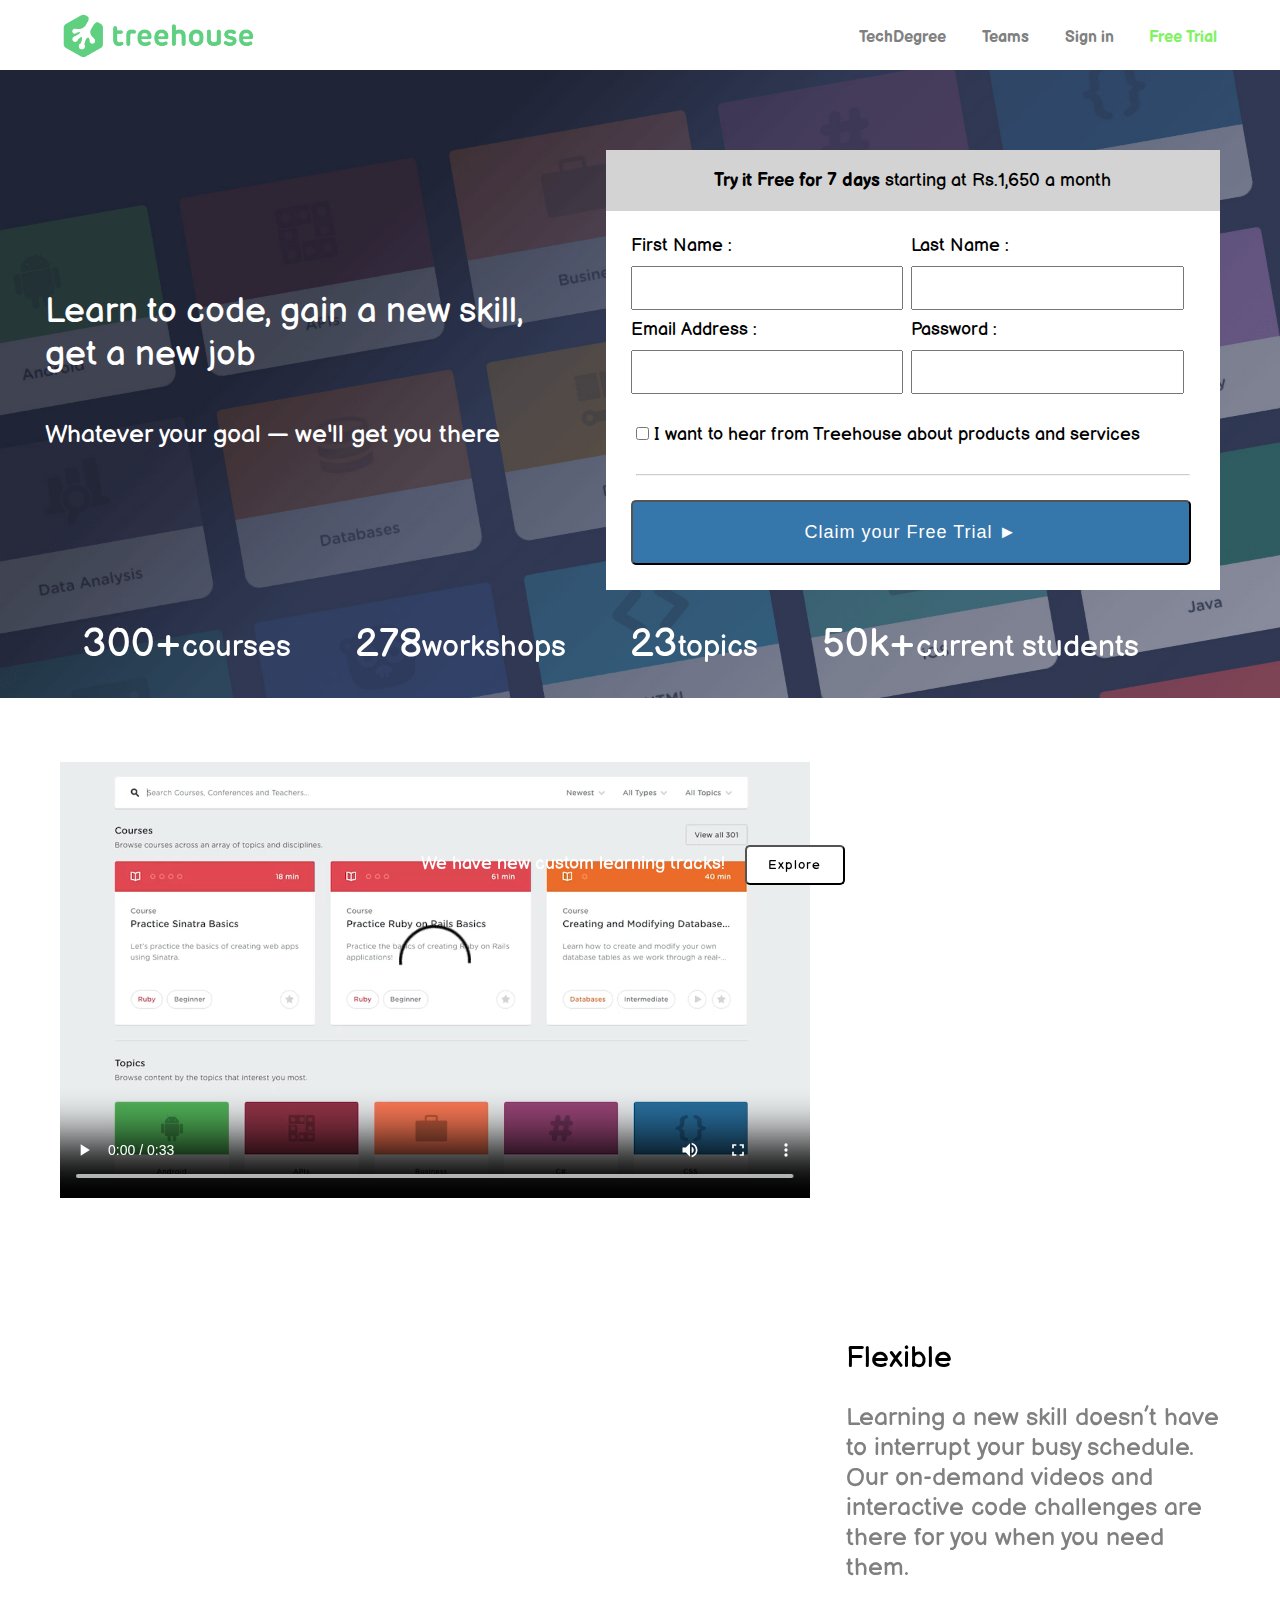
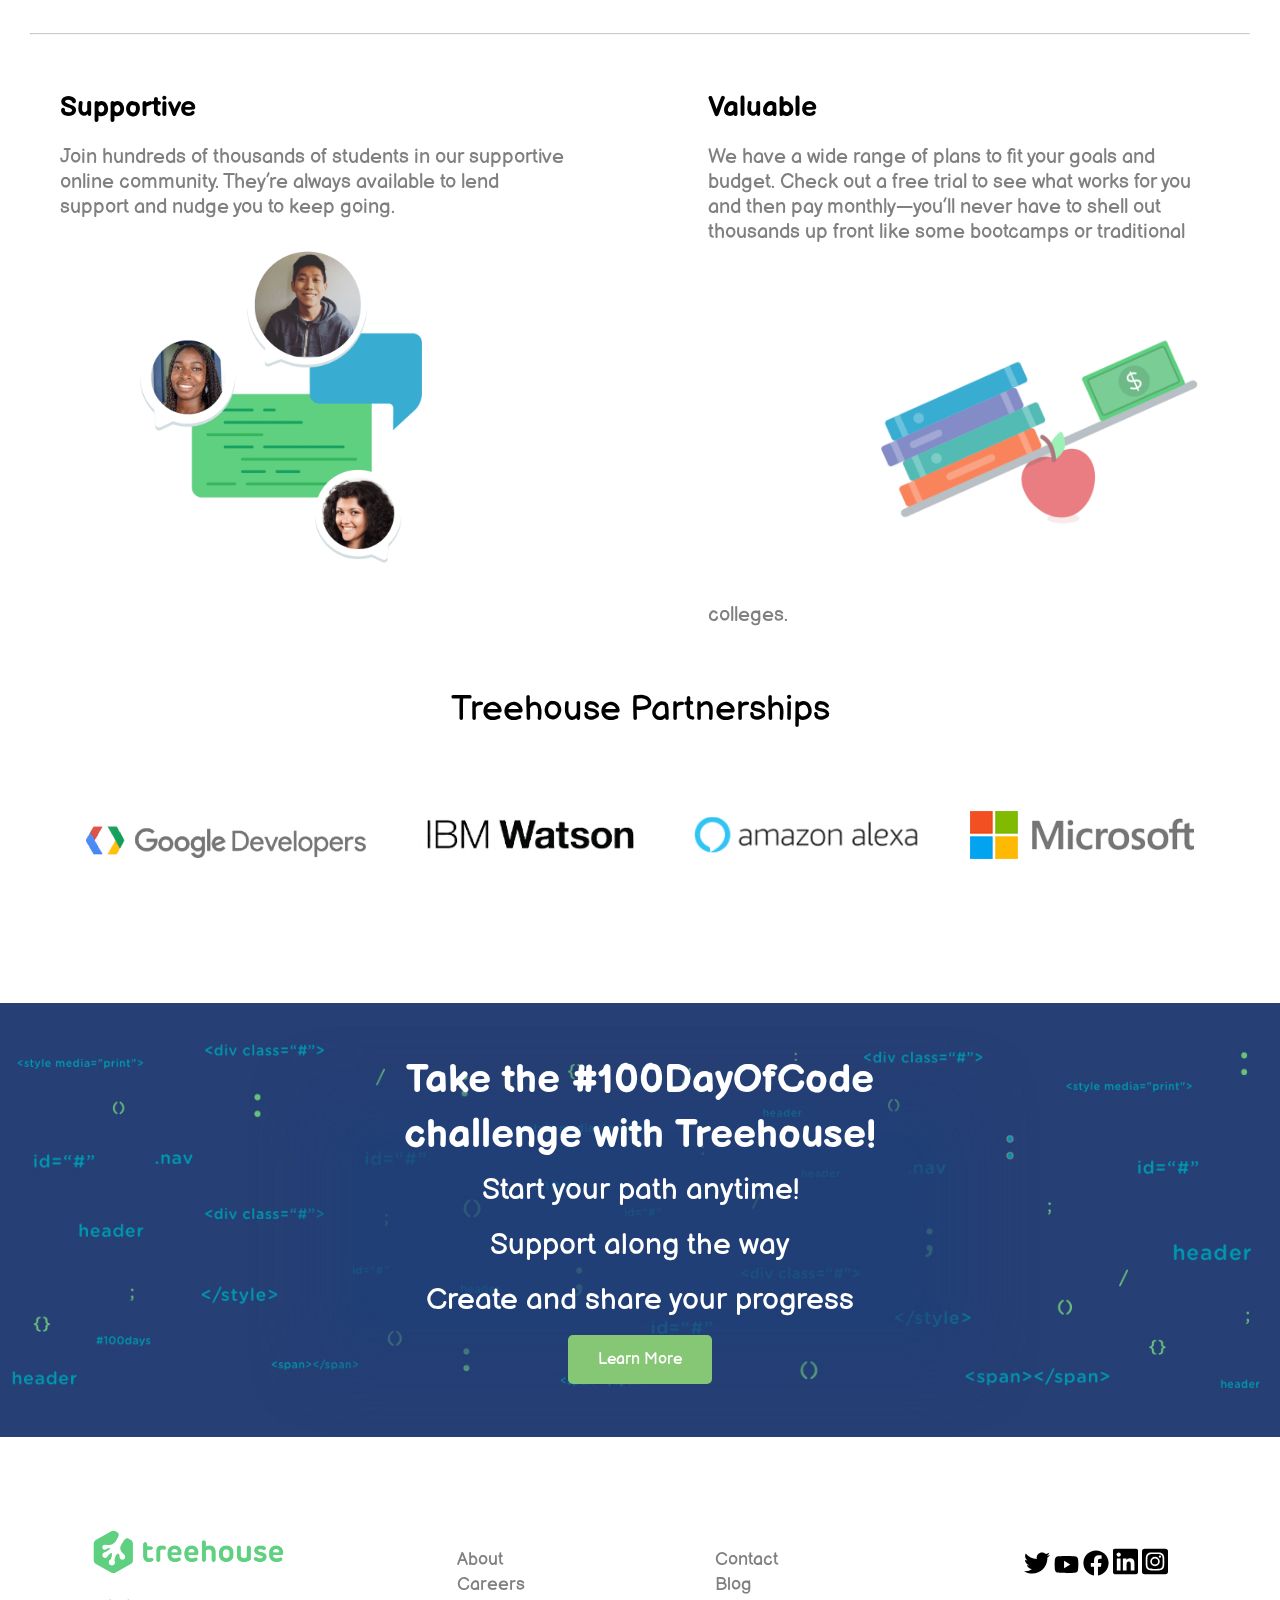
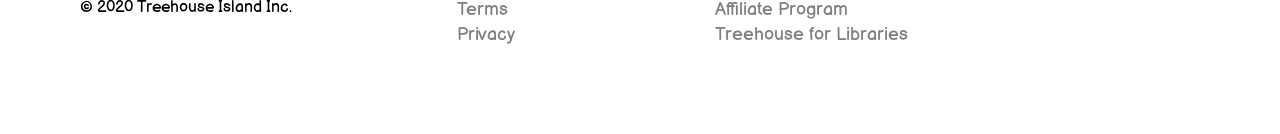
<file: teamtreehouse/index.html>
<!DOCTYPE html>
<html>
<head>
	<meta charset="utf-8">
	<title>Start Learning at Treehouse for Free</title>
	<link rel="icon" href="favicon.png" type="image/x-icon">
	<link href="https://fonts.googleapis.com/css2?family=Balsamiq+Sans&display=swap" rel="stylesheet">
	<link rel="stylesheet" type="text/css" href="main.css">
</head>
<body>
	<nav class="nav">
		<div class="div1">
		<a href="https://teamtreehouse.com/"><img src="Treehouse-Logo-Green-Medium.png" height="70" width="217" alt="teamtreehouse"></a>
		</div>
		<ul>
			<li class="active" style="margin-right: 50px;"><a href="index.html">Free Trial</a></li>
			<li><a href="https://teamtreehouse.com/">Sign in</a></li>
			<li><a href="https://teamtreehouse.com/">Teams</a></li>
			<li><a href="https://teamtreehouse.com/">TechDegree</a></li>
		</ul>
	</nav>
	
	<footer class="foot"><center>
		We have new custom learning tracks! <button style="color:black;background-color: white; height:40px;width: 100px;margin: 15px;padding: 10px;font-size: small;font-family: 'Balsamiq Sans', cursive;">Explore</button>
	</center></footer>

	<section style="background: url('bg.jpg');background-size: cover;background-attachment: fixed;">
		<div class="div2">
		<div style="font-size: 35px">Learn to code, gain a new skill, get a new job
		<br><br></div>
		<div style="font-size: 25px">Whatever your goal — we'll get you there</div>
		</div>

		<div class="form">
			<div class="formhead">
				<p style="font-family:Gotham Rounded Light;"><center><strong>Try it Free for 7 days</strong> starting at Rs.1,650 a month</center></p>
			</div>

			<form action="" method="post" class="input">
				<div class="row1">
				<div class="box"><label for="first">First Name :</label><br>
				<input type="text" name="first" style="height: 40px;width: 115%;font-size: 20px;">
				</div>
				<div class="box2">
				<label for="last">Last Name :</label><br>
				<input type="text" name="last" style="height: 40px;width: 115%;font-size: 20px;">
				</div>
				
				<div class="box">
				<label for="mail">Email Address :</label><br>
				<input type="email" name="mail" style="height: 40px; clear: both;width: 115%;font-size: 20px;">
				</div>
				<div class="box2">
				<label for="password">Password :</label><br>
				<input type="password" name="password" style="height: 40px;clear: both;width: 115%;font-size: 20px;">
				</div>
				</div>
			
				<div class="check" style="font-size: large;">
				<input type="checkbox" name="checkbox">
				<label for="checkbox">I want to hear from Treehouse about products and services</label>
				</div>
				<br>
				<hr style="opacity:0.5;margin-left:30px;margin-right:30px;">
				<br>
				<div class="submit">
				<button>Claim your Free Trial &#9658</button>
				</div>
			</form>
		</div>
		
		<div class="info" style="color: white;"><center>
		<span class="num" style="font-size: 40px;">300+</span><span class="word" style="font-size:30px;">courses&emsp;&emsp;</span>
		<span class="num" style="font-size: 40px;">278</span><span class="word" style="font-size: 30px;">workshops&emsp;&emsp;</span>
		<span class="num" style="font-size: 40px;">23</span><span class="word" style="font-size: 30px;">topics&emsp;&emsp;</span>
		<span class="num" style="font-size: 40px;">50k+</span><span class="word" style="font-size:30px;">current students&emsp;&emsp;</span>
		</center></div>
	</section>

	<section style="background-image: url('back2.png'); background-size: contain;background-repeat:no-repeat;height: 80%;">
		<div class="video" style="margin-bottom: 70px;">
			<video width="750" height="450" controls>
				<source src="hptest-product-overview-720p.webm" type="video/mp4">
			</video>
		</div>
		<div class="flexible">
			<div style="color: black;font-size: 30px;">Flexible</div><br>
			Learning a new skill doesn’t have to interrupt your busy schedule. Our on-demand videos and interactive code challenges are there for you when you need them.		
	</section>

	<section>
		<hr style="opacity:0.5;margin:30px;clear: both;">
		<div class="supportive">
			<div style="color: black;font-size: 28px;font-weight: bold;">Supportive</div><br>
			Join hundreds of thousands of students in our supportive online community. They’re always available to lend support and nudge you to keep going.<br><br>
			<img src="supportive-dc87dcd46e8cc60a76dfa72e7fceb5be004f60e573e13026dcbc5a43be1929a2.png" height="55%" width="55%" style="margin-left: 80px;">
		</div>
		</div>
		<div class="valuable">
			<div style="color: black;font-size: 28px;font-weight: bold;">Valuable</div><br>
			We have a wide range of plans to fit your goals and budget. Check out a free trial to see what works for you and then pay monthly—you’ll never have to shell out thousands up front like some bootcamps or traditional colleges.
			<img src="valu.png" height="65%" width="65%" style="margin-left: 80px;">
		</div>
	</section>
	<section><center>
		<div class="partners">
			Treehouse Partnerships<br>
		</div>
		<div class="ms">
		<span><img src="google-dev.png" height="25%" width="25%"></span>&emsp;&emsp;&emsp;
		<span><img src="ibm.png" height="20%" width="20%">&emsp;&emsp;&emsp;</span>
		<span><img src="alexa.png" height="20%" width="20%">&emsp;&emsp;&emsp;</span>
		<span><img src="ms.png" height="20%" width="20%">&emsp;&emsp;&emsp;</span></div>
	</section>

	<section style="background: url('bg3.jpg');background-attachment: scroll;background-size: cover;"><center>
		<div class="challenge">
		<p style="font-size: 40px;font-weight: bold;"> Take the #100DayOfCode challenge with Treehouse!<br></p>
			Start your path anytime!<br>
			Support along the way<br>
			Create and share your progress<br>
		<a href="https://join.teamtreehouse.com/100-days-of-code?_ga=2.213707156.140635506.1589483013-1213864842.1587910052">Learn More
			</a></div>
	</center></section>

	<section style="margin-bottom: 150px;max-width: 1500px; line-height: 25px;">
		<div style="font-size: medium;clear: both;margin-left: 80px;float: left">
			<a href="https://teamtreehouse.com/"><img src="Treehouse-Logo-Green-Medium.png" height="70" width="217" alt="teamtreehouse"></a><br>
			&copy; 2020 Treehouse Island Inc.
		</div>

		<p >
		<div style="color: grey;font-size: large;float: left;margin-left: 130px; padding: 30px;">About<br>Careers<br>Terms<br>Privacy</div>
		
		<div style="color: grey;float: left; margin-left:160px; font-size: large;padding-top: 30px;">Contact<br>Blog<br>Affiliate Program<br>Treehouse for Libraries</div>
		</p>

		<div class="contact">
			<img src="twitter.svg" height="10%" width="10%">
			<img src="youtube.svg" height="10%" width="10%">
			<img src="facebook.svg" height="10%" width="10%">
			<img src="linkedin.svg" height="10%" width="10%">
			<img src="instagram.svg" height="10%" width="10%">
		</div>
	</section>
</body>
</html>
</file>
<file: teamtreehouse/main.css>
*{
	margin:0 auto;
	padding: 0;
}

body{
	background-color: white;
	font-family: 'Balsamiq Sans', cursive;
}

.nav{
	height: 70px;
	width: 100%;
	background-color: white;
	position: fixed;
	opacity: 1;
}

.nav ul li{
	display: inline-block;
    list-style: none;
    margin-top: 15px;
	float: right;
	margin-right: 10px;
	padding: 1%;
    font-weight: bold;
}

.nav .div1{
	max-width: 1200px;
}
.nav ul li a{text-decoration: none;}

a:link{
	color: grey;
}

a:visited{color: grey;}

a:hover{
	color:#4b5448;
}

.nav ul .active a{color:#80f263;}
.nav ul .active a:hover{
	color:#249109;
}

.div1{
	margin-top: 1px;
	margin-left: 50px;
	float: left;
}

.foot{
	background-image:url("https://static.teamtreehouse.com/assets/marketing/landings/tracks_fullimg-a5ed73ac6c2fd81a3d4e4bc652f76d50cbccb4272dfe3cca1cb00067694896ba.png");
	background-position: center;
	bottom: 0px;
	height: 70px;
	z-index: 10;
	width: 100%;
	position: fixed;
	color: white;
	font-size: large;
	padding-top: 10px;
}

.div2{
	clear: both;
	max-width: 40%;
	padding: 50px 20px;
	color: white;
	float: left;
	margin-top: 240px;
	margin-left: 25px;
}

.form{
	float: right;
	background-color: white;
	height: 40%;
	width: 48%;
	margin-right: 60px;
	margin-top: 150px;
}


.form .formhead{
	background-color: lightgrey;
	font-size: large;

	padding: 20px;
}

.form .input .box{
	margin-left: 10px;
	float: left;
	width: 40%;
}

.form .input .box2{
	margin-right: 60px;
	float: right;
	width: 40%;
}

form .row1{
	line-height: 40px;
	padding: 15px;
	font-size: large;
}

.form .input .check{
	clear: both;
	padding-top: 30px;
	padding-bottom: 10px;
	padding-left: 30px;
}

button{
	clear: both;
	background-color: #3576ab;
	color: white;
	font-size: large;
	padding: 20px 10px;
	text-align: center;
	border-radius: 5px;
	letter-spacing: 1px;
	width: 92%;
	margin: 5px 20px;
}

button:hover{background-color: #004f8f}

.form .input .submit{
	margin-left: 5px;
	margin-bottom: 20px;
}

.info{
	clear:both;
	padding: 30px;
}
.num{height: 50px;}

.video{
	float: left;
	margin-left: 60px;
	margin-top: 50px;	
}

.flexible{
	font-size: 25px;
	line-height: 30px;
	float: right;
	margin: 50px;
	margin-top: 70px;
	width: 30%;
	color: grey;
}

.supportive{
	clear: both;
	font-size: 20px;
	line-height: 25px;
	float: left;
	margin: 60px;
	margin-top: 30px;
	width: 40%;
	color: grey;
}

.valuable{
	font-size: 20px;
	line-height: 25px;
	float: right;
	margin: 60px;
	margin-top: 30px;
	width: 40%;
	color: grey;
}

.partners{
	clear: both;
	font-size: 35px;
}

.ms{
	margin:80px;
	margin-bottom: 120px;
}

.challenge{
	font-size: 30px;
	line-height: 55px;
	color: white;
	width: 40%;
	margin: 80px;
	padding: 50px; 
}

.challenge a{text-decoration: none;
	 color:white ;
	 background-color:#86c775;
	 margin: 15px;
	 padding:15px 30px;
	 font-size: medium;
	 border-radius: 5px;}

.challenge a:hover{background-color: #249109}

.contact{
	width: 20%;
	margin-right: 0px;
	padding-top: 30px;
}
</file>
